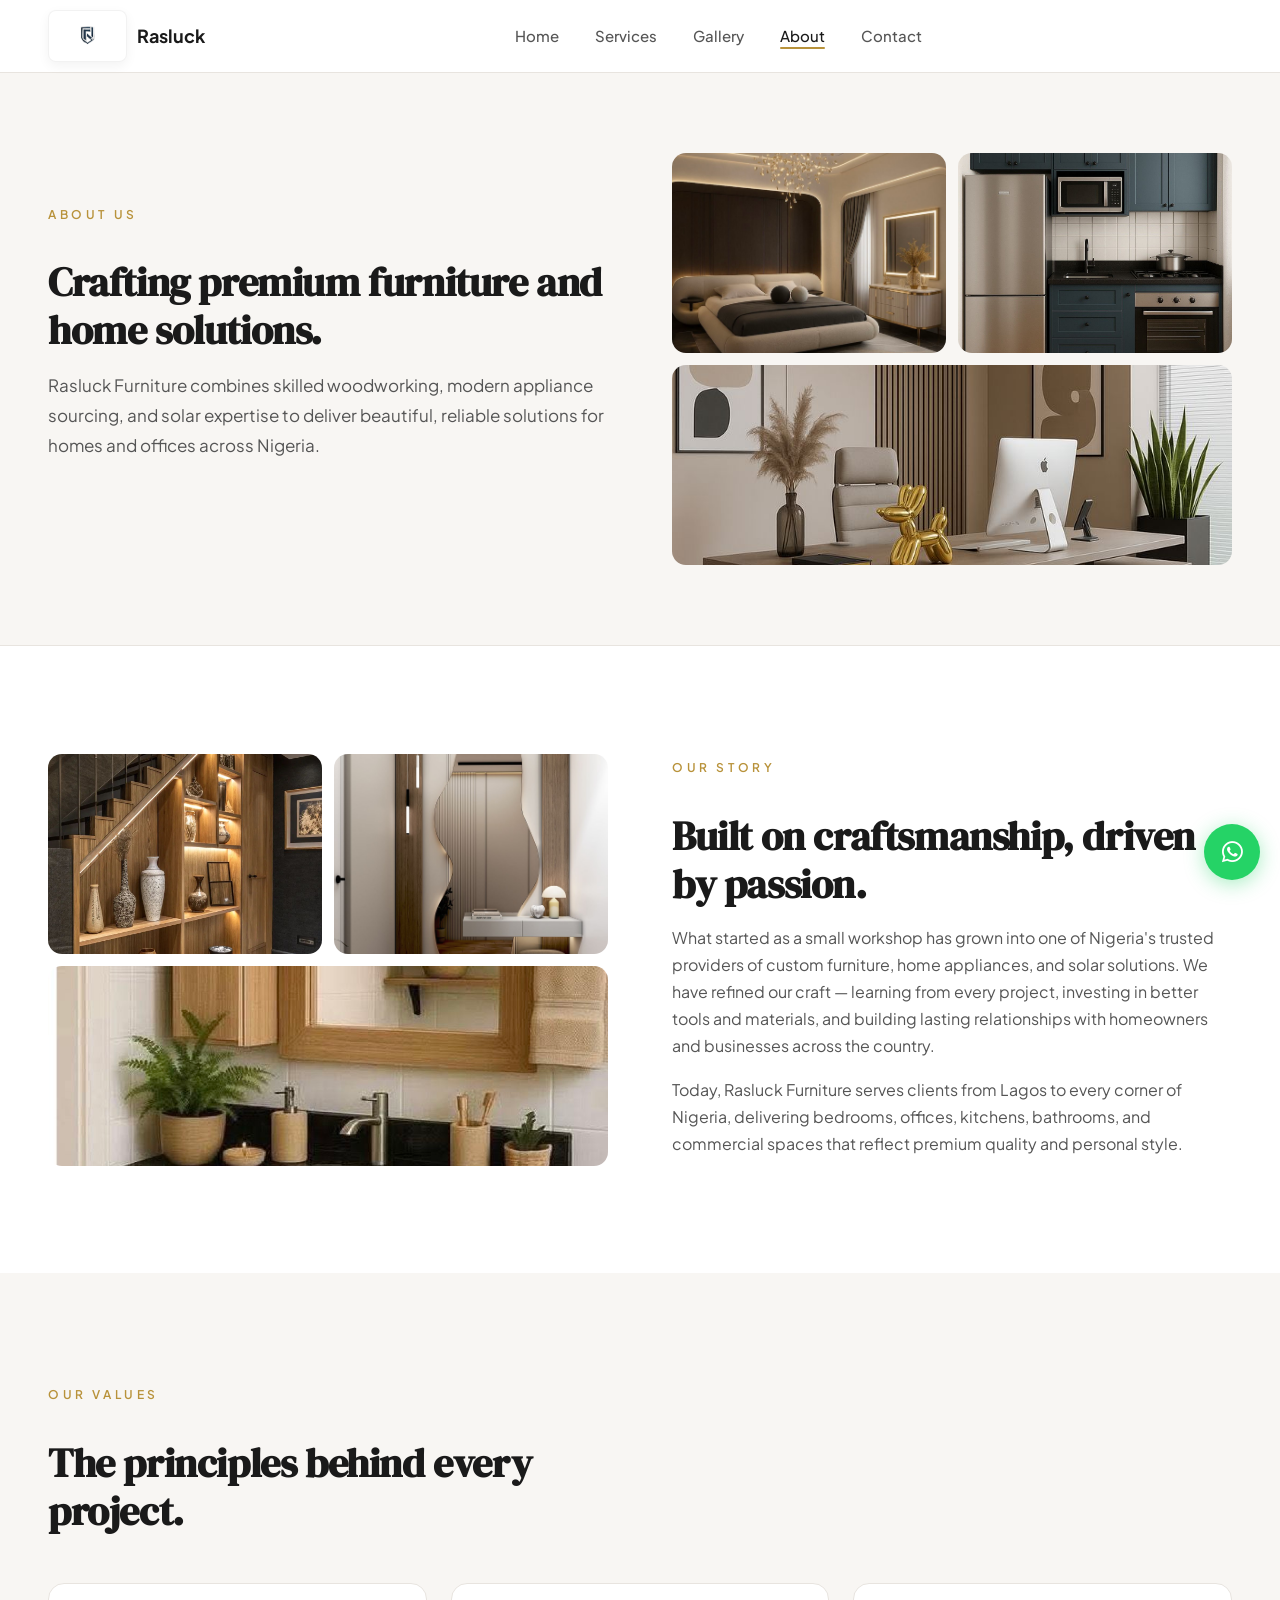
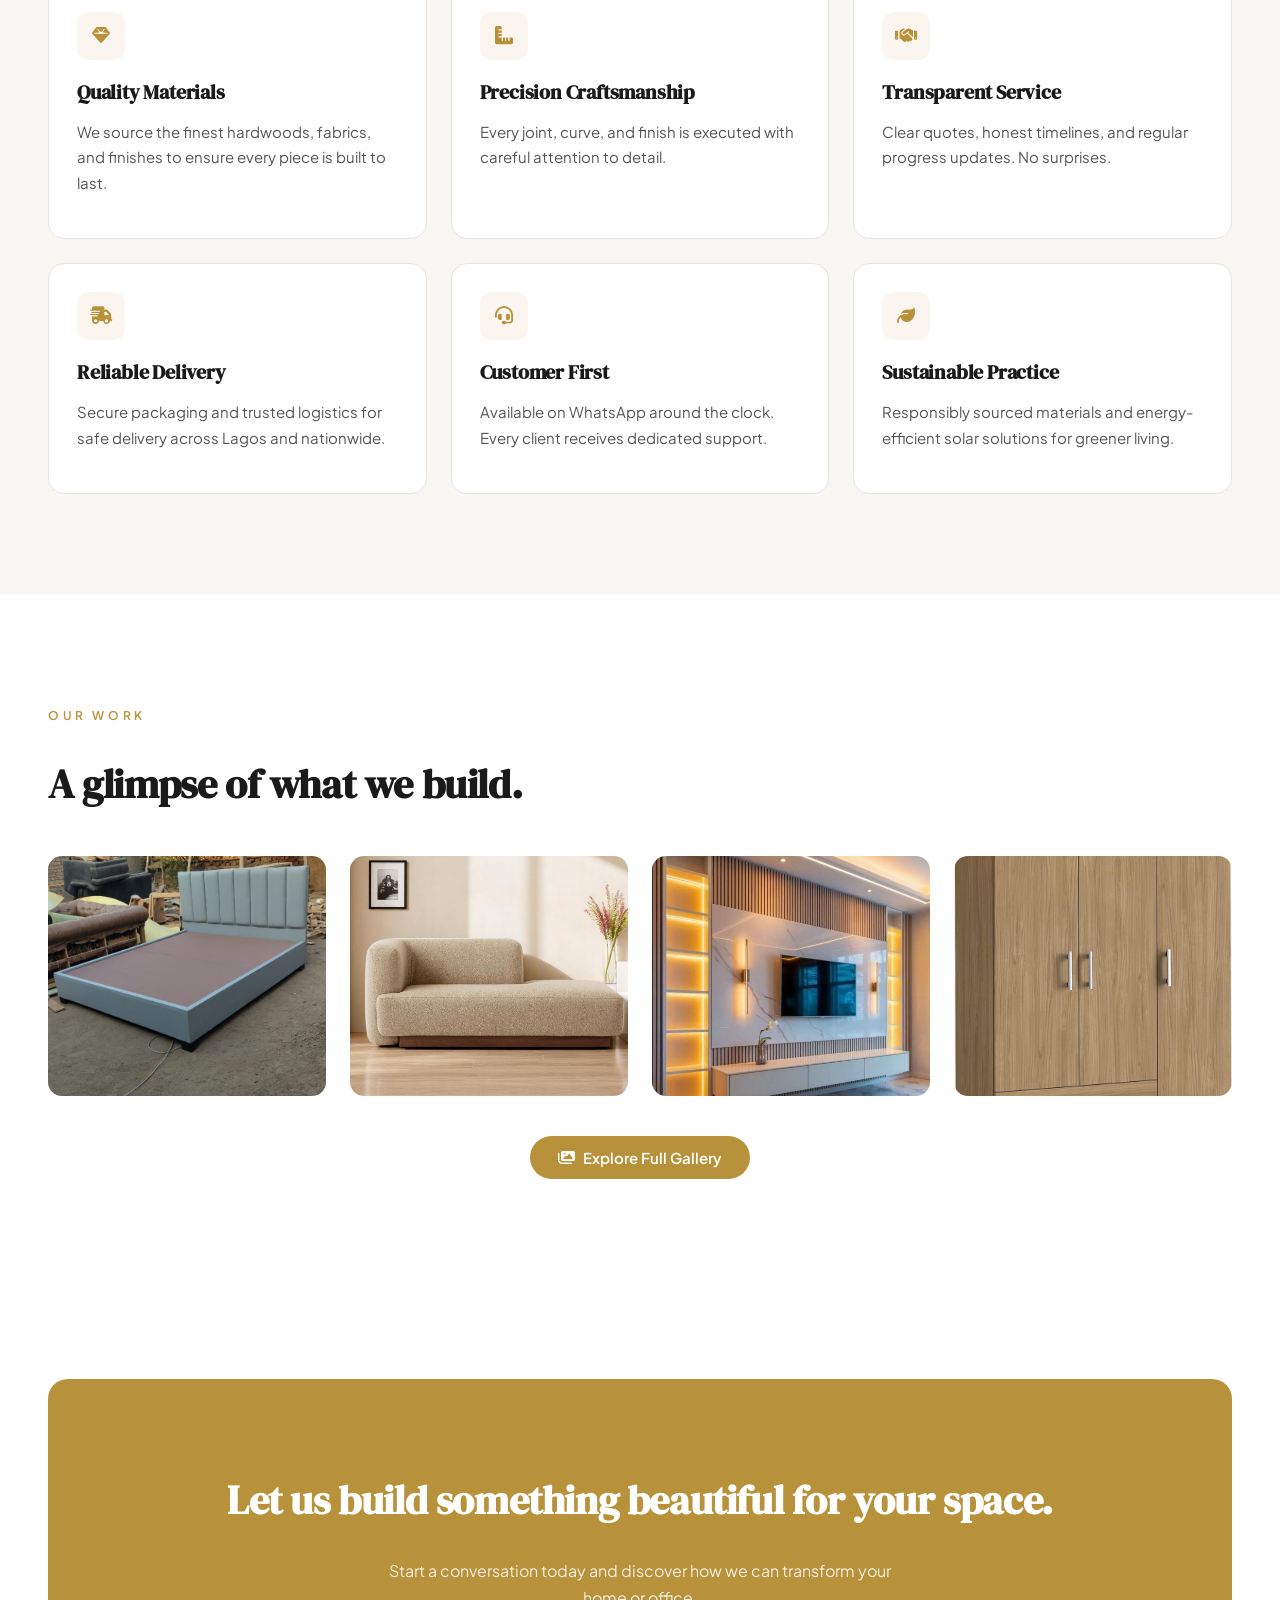
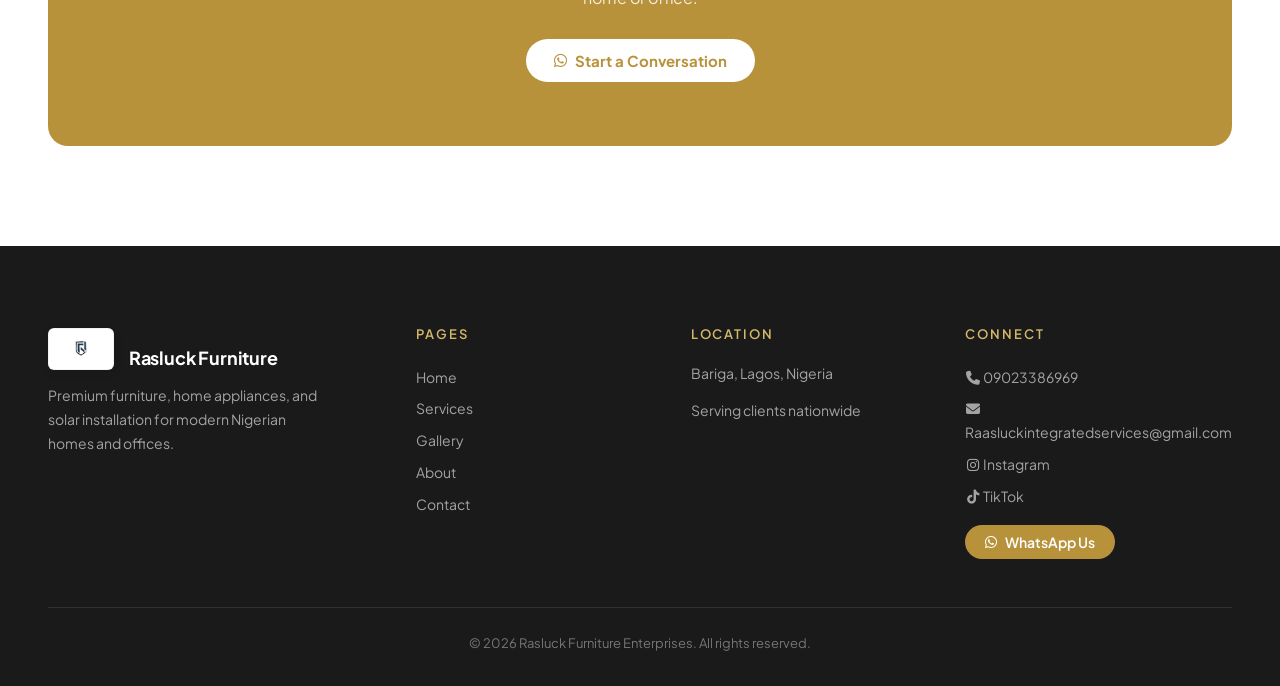
<file: about.html>
<!DOCTYPE html>
<html lang="en">
<head>
  <meta charset="UTF-8" />
  <meta name="viewport" content="width=device-width, initial-scale=1.0" />
  <title>About — Rasluck Furniture | Our Story & Values</title>
  <meta name="description" content="Learn about Rasluck Furniture — premium furniture design, home appliances, and solar solutions across Nigeria. Our story, values, and commitment to quality." />
  <link rel="canonical" href="https://www.rasluckfurniture.com/about.html" />
  <meta property="og:type" content="website" />
  <meta property="og:title" content="About — Rasluck Furniture" />
  <meta property="og:description" content="Premium furniture design, home appliances, and solar solutions for Nigeria." />
  <meta name="robots" content="index, follow" />
  <link rel="preconnect" href="https://fonts.googleapis.com" />
  <link rel="preconnect" href="https://fonts.gstatic.com" crossorigin />
  <link href="https://fonts.googleapis.com/css2?family=DM+Serif+Display&family=Plus+Jakarta+Sans:wght@400;500;600;700&display=swap" rel="stylesheet" />
  <link rel="stylesheet" href="https://cdnjs.cloudflare.com/ajax/libs/font-awesome/6.5.1/css/all.min.css" />
  <link rel="stylesheet" href="assets/css/styles.css" />
</head>
<body>

  <!-- HEADER -->
  <header class="site-header">
    <div class="container">
      <div class="nav-bar">
        <a href="index.html" class="logo">
          <span class="logo-box"><img src="./logo.png" alt="Rasluck Logo" /></span>
          Rasluck
        </a>
        <ul class="nav-links">
          <li><a href="index.html">Home</a></li>
          <li><a href="services.html">Services</a></li>
          <li><a href="gallery.html">Gallery</a></li>
          <li><a href="about.html">About</a></li>
          <li><a href="contact.html">Contact</a></li>
        </ul>
        <div class="nav-actions">
          <!--<a href="https://wa.me/2349023386969" class="btn btn-primary btn-sm nav-cta"><i class="fa-brands fa-whatsapp"></i> Get a Quote</a>-->
          <button class="hamburger" aria-label="Open menu"><i class="fa-solid fa-bars"></i></button>
        </div>
      </div>
    </div>
    <div class="mobile-menu">
      <a href="index.html">Home</a>
      <a href="services.html">Services</a>
      <a href="gallery.html">Gallery</a>
      <a href="about.html">About</a>
      <a href="contact.html">Contact</a>
      <div class="mobile-cta">
        <a href="https://wa.me/2349023386969" class="btn btn-primary btn-block btn-sm"><i class="fa-brands fa-whatsapp"></i> Get a Quote</a>
      </div>
    </div>
  </header>

  <!-- PAGE HERO -->
  <section class="page-hero">
    <div class="container">
      <div class="service-row">
        <div class="fade-in-left section-header">
          <p class="section-label">About Us</p>
          <h1 class="section-title">Crafting premium furniture and home solutions.</h1>
          <p class="section-desc">Rasluck Furniture combines skilled woodworking, modern appliance sourcing, and solar expertise to deliver beautiful, reliable solutions for homes and offices across Nigeria.</p>
        </div>
        <div class="fade-in-right service-images">
          <img src="Office_Design_images/Bedframe Design/b5af332749fbc0298a1f00d17c044f59.jpg" alt="Luxury bedframe" loading="lazy" />
          <img src="Office_Design_images/Kitchen Design/16b5c43818efc80b36a800522e50a73e.jpg" alt="Kitchen project" loading="lazy" />
          <img src="Office_Design_images/Office Design/3b569c5960279ac553e5fa54109d63df.jpg" alt="Office furniture" class="span-2" loading="lazy" />
        </div>
      </div>
    </div>
  </section>

  <main>

    <!-- Our Story -->
    <section class="section">
      <div class="container">
        <div class="service-row">
          <div class="fade-in-left service-images">
            <img src="Office_Design_images/Bar Space Design/b04c12e826e3c9731816009e2851a2d4.jpg" alt="Bar space project" loading="lazy" />
            <img src="Office_Design_images/Miror Design/f35b56ed0e5f186c544787d329ff007f.jpg" alt="Mirror design" loading="lazy" />
            <img src="Office_Design_images/Toilet Design/7ac469f07172fa771ebf0843549e1b95.jpg" alt="Bathroom design" class="span-2" loading="lazy" />
          </div>
          <div class="fade-in-right">
            <p class="section-label">Our Story</p>
            <h2 class="section-title">Built on craftsmanship, driven by passion.</h2>
            <p>What started as a small workshop has grown into one of Nigeria's trusted providers of custom furniture, home appliances, and solar solutions. We have refined our craft — learning from every project, investing in better tools and materials, and building lasting relationships with homeowners and businesses across the country.</p>
            <p style="margin-top:16px;">Today, Rasluck Furniture serves clients from Lagos to every corner of Nigeria, delivering bedrooms, offices, kitchens, bathrooms, and commercial spaces that reflect premium quality and personal style.</p>
          </div>
        </div>
      </div>
    </section>

    <!-- Values -->
    <section class="section bg-light">
      <div class="container">
        <div class="fade-in section-header">
          <p class="section-label">Our Values</p>
          <h2 class="section-title">The principles behind every project.</h2>
        </div>
        <div class="grid-3">
          <div class="card fade-in">
            <div class="card-body">
              <div class="card-icon"><i class="fa-solid fa-gem"></i></div>
              <h3>Quality Materials</h3>
              <p>We source the finest hardwoods, fabrics, and finishes to ensure every piece is built to last.</p>
            </div>
          </div>
          <div class="card fade-in delay-1">
            <div class="card-body">
              <div class="card-icon"><i class="fa-solid fa-ruler-combined"></i></div>
              <h3>Precision Craftsmanship</h3>
              <p>Every joint, curve, and finish is executed with careful attention to detail.</p>
            </div>
          </div>
          <div class="card fade-in delay-2">
            <div class="card-body">
              <div class="card-icon"><i class="fa-solid fa-handshake"></i></div>
              <h3>Transparent Service</h3>
              <p>Clear quotes, honest timelines, and regular progress updates. No surprises.</p>
            </div>
          </div>
          <div class="card fade-in">
            <div class="card-body">
              <div class="card-icon"><i class="fa-solid fa-truck-fast"></i></div>
              <h3>Reliable Delivery</h3>
              <p>Secure packaging and trusted logistics for safe delivery across Lagos and nationwide.</p>
            </div>
          </div>
          <div class="card fade-in delay-1">
            <div class="card-body">
              <div class="card-icon"><i class="fa-solid fa-headset"></i></div>
              <h3>Customer First</h3>
              <p>Available on WhatsApp around the clock. Every client receives dedicated support.</p>
            </div>
          </div>
          <div class="card fade-in delay-2">
            <div class="card-body">
              <div class="card-icon"><i class="fa-solid fa-leaf"></i></div>
              <h3>Sustainable Practice</h3>
              <p>Responsibly sourced materials and energy-efficient solar solutions for greener living.</p>
            </div>
          </div>
        </div>
      </div>
    </section>

    <!-- Portfolio -->
    <section class="section">
      <div class="container">
        <div class="fade-in section-header">
          <p class="section-label">Our Work</p>
          <h2 class="section-title">A glimpse of what we build.</h2>
        </div>
        <div class="grid-4 fade-in">
          <div class="featured-img"><img src="Office_Design_images/Bedframe Design/7909bd78a69b318ff0d644585617b059.jpg" alt="Bedroom set" loading="lazy" /></div>
          <div class="featured-img"><img src="Office_Design_images/Chair Design/bd53cbca139118c7786b49ab6262e9b6.jpg" alt="Designer chairs" loading="lazy" /></div>
          <div class="featured-img"><img src="Office_Design_images/Tv Console/8b199c49cb1eabaf96a7ddd51976d2f0.jpg" alt="TV console" loading="lazy" /></div>
          <div class="featured-img"><img src="Office_Design_images/Waldrop/cdbb943ca3c0956c98f230444abb207e.jpg" alt="Wardrobe system" loading="lazy" /></div>
        </div>
        <div class="fade-in text-center mt-40">
          <a href="gallery.html" class="btn btn-primary"><i class="fa-solid fa-images"></i> Explore Full Gallery</a>
        </div>
      </div>
    </section>

    <!-- CTA -->
    <section class="section">
      <div class="container">
        <div class="cta-banner fade-in">
          <h2>Let us build something beautiful for your space.</h2>
          <p>Start a conversation today and discover how we can transform your home or office.</p>
          <div class="cta-buttons">
            <a href="https://wa.me/2349023386969?text=Hello%20Rasluck,%20I%20would%20like%20to%20discuss%20a%20project." class="btn btn-white"><i class="fa-brands fa-whatsapp"></i> Start a Conversation</a>
          </div>
        </div>
      </div>
    </section>

  </main>

  <!-- FOOTER -->
  <footer class="site-footer">
    <div class="container">
      <div class="footer-grid">
        <div class="footer-brand">
          <h3><span class="logo-box logo-box-sm"><img src="./logo.png" alt="Rasluck Logo" /></span> Rasluck Furniture</h3>
          <p>Premium furniture, home appliances, and solar installation for modern Nigerian homes and offices.</p>
        </div>
        <div>
          <p class="footer-heading">Pages</p>
          <a href="index.html" class="footer-link">Home</a>
          <a href="services.html" class="footer-link">Services</a>
          <a href="gallery.html" class="footer-link">Gallery</a>
          <a href="about.html" class="footer-link">About</a>
          <a href="contact.html" class="footer-link">Contact</a>
        </div>
        <div>
          <p class="footer-heading">Location</p>
          <p class="footer-text">Bariga, Lagos, Nigeria</p>
          <p class="footer-text">Serving clients nationwide</p>
        </div>
        <div>
          <p class="footer-heading">Connect</p>
          <a href="tel:09023386969" class="footer-link"><i class="fa-solid fa-phone footer-icon"></i> 09023386969</a>
          <a href="mailto:Raasluckintegratedservices@gmail.com" class="footer-link"><i class="fa-solid fa-envelope footer-icon"></i> Raasluckintegratedservices@gmail.com</a>
          <a href="https://www.instagram.com/rasluckfurniture?igsh=MXhjcndwNzY2NDA4eg%3D%3D&utm_source=qr" class="footer-link" target="_blank" rel="noopener noreferrer"><i class="fa-brands fa-instagram footer-icon"></i> Instagram</a>
          <a href="https://www.tiktok.com/@rasluckfurnituredesign01?_r=1&_t=ZS-95BdfWsFaml" class="footer-link" target="_blank" rel="noopener noreferrer"><i class="fa-brands fa-tiktok footer-icon"></i> TikTok</a>
          <a href="https://wa.me/2349023386969" class="btn btn-primary btn-sm footer-wa-btn" style="margin-top: 12px;"><i class="fa-brands fa-whatsapp"></i> WhatsApp Us</a>
        </div>
      </div>
      <div class="footer-bottom">&copy; <span data-year></span> Rasluck Furniture Enterprises. All rights reserved.</div>
    </div>
  </footer>

  <a href="https://wa.me/2349023386969" class="wa-sticky" aria-label="WhatsApp"><i class="fa-brands fa-whatsapp"></i></a>
  <script src="assets/js/main.js"></script>
</body>
</html>
</file>
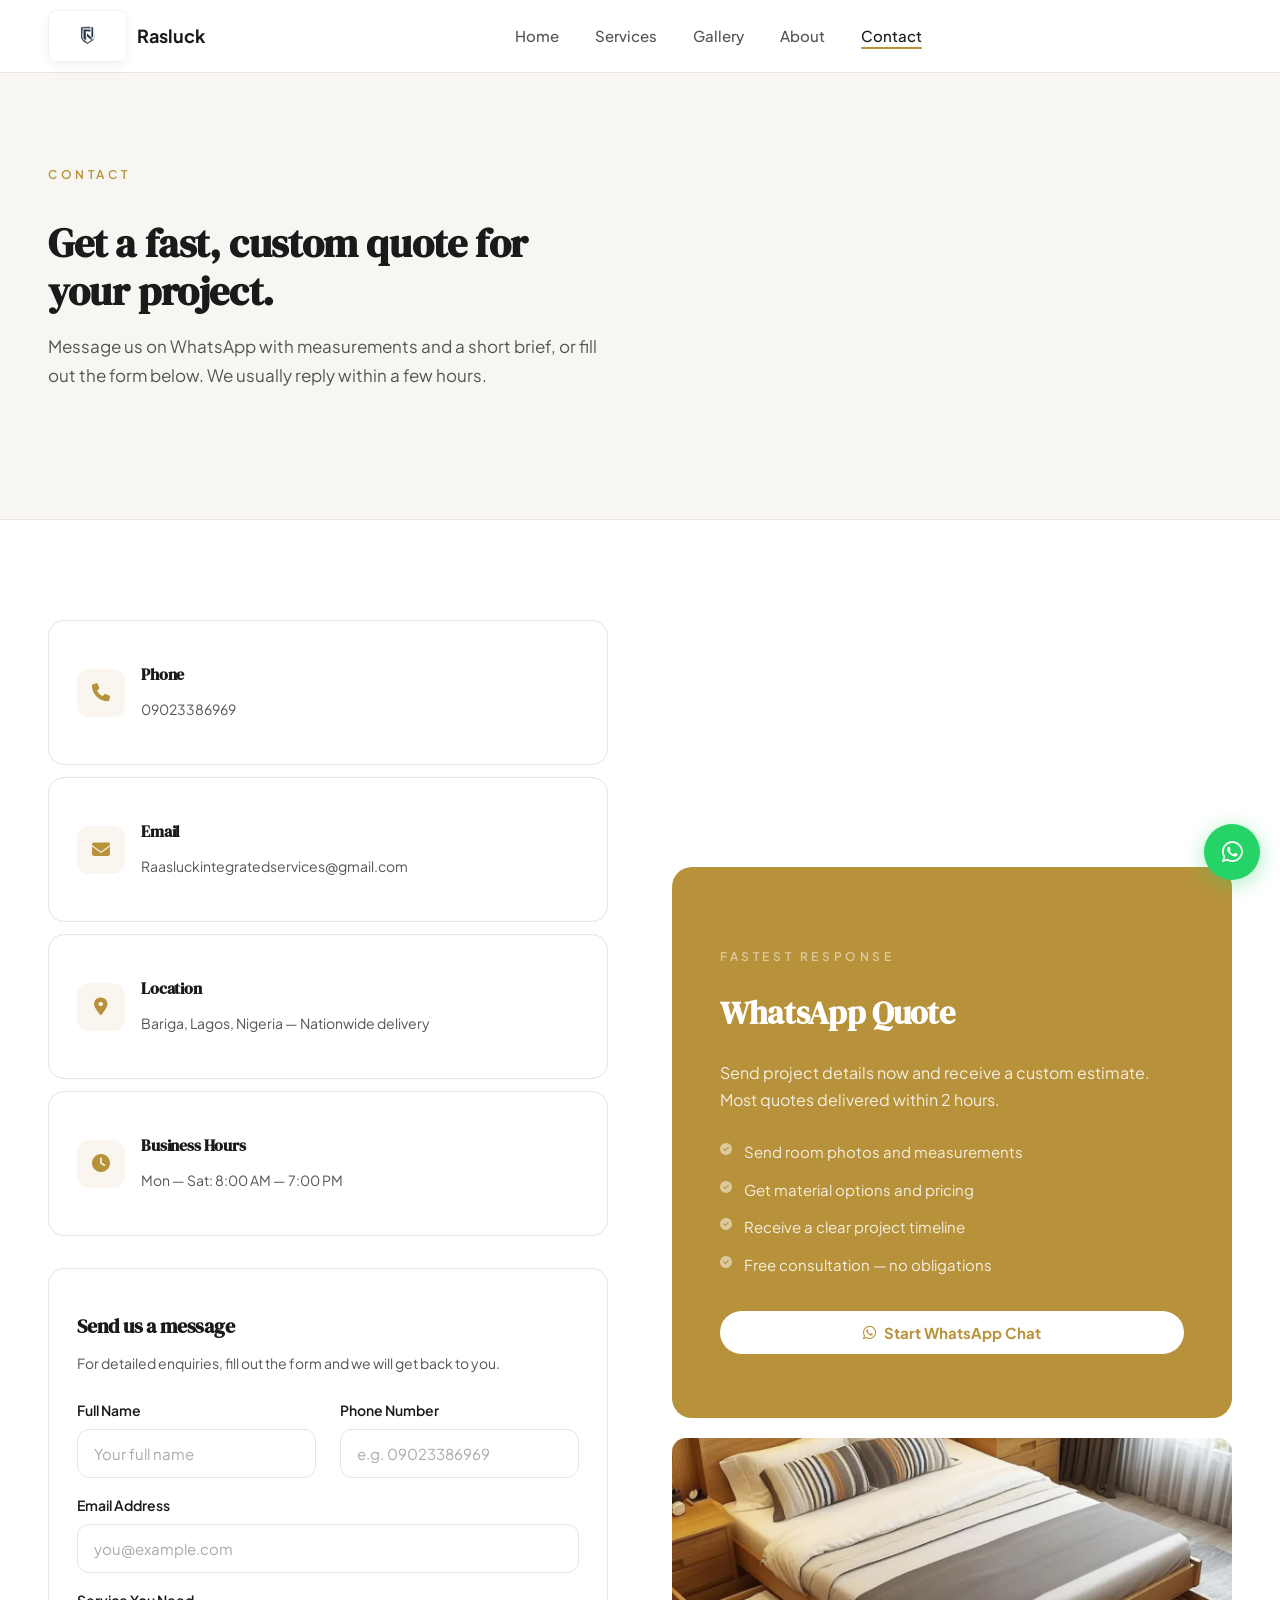
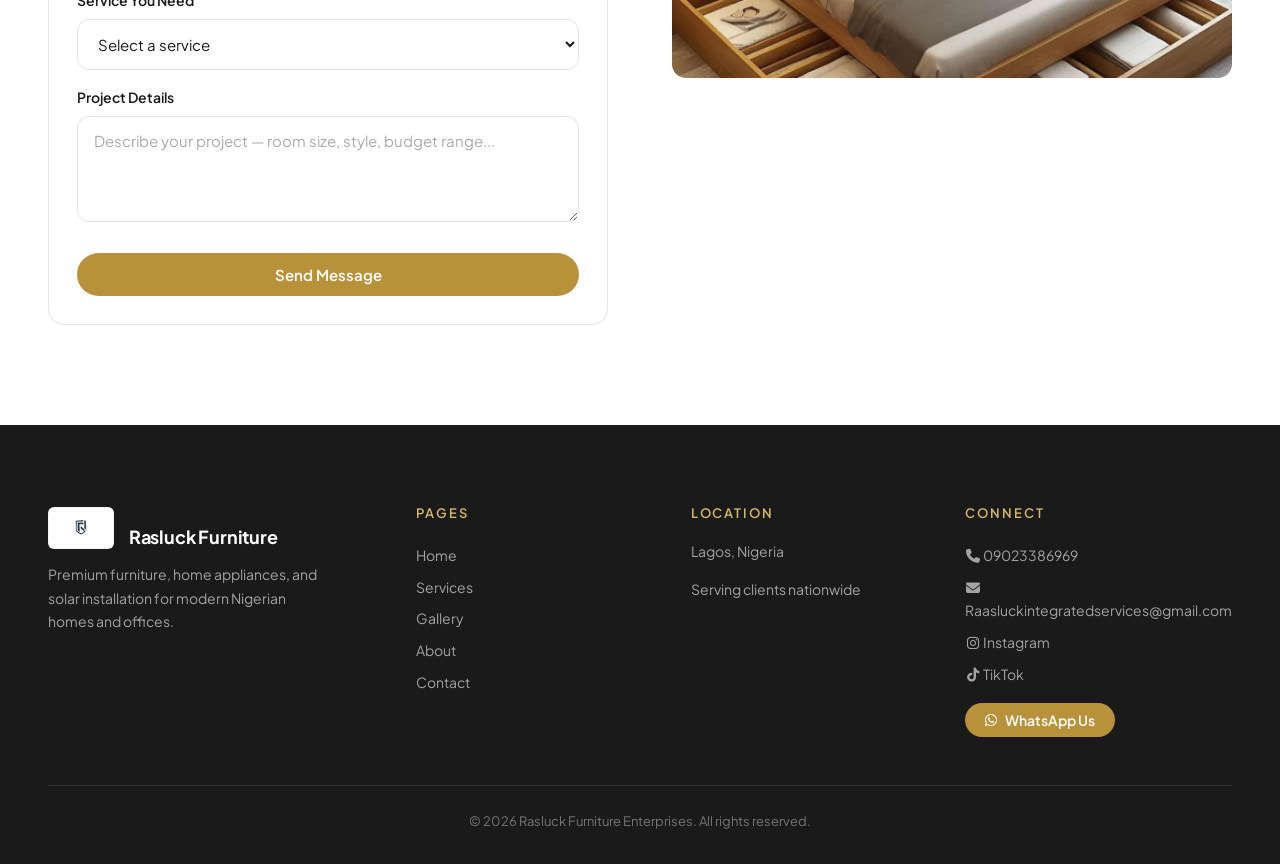
<file: contact.html>
<!DOCTYPE html>
<html lang="en">
<head>
  <meta charset="UTF-8" />
  <meta name="viewport" content="width=device-width, initial-scale=1.0" />
  <title>Contact — Rasluck Furniture | Get a Quote</title>
  <meta name="description" content="Contact Rasluck Furniture for custom furniture quotes, home appliance enquiries, and solar installation. Reach us on WhatsApp, phone, or email." />
  <link rel="canonical" href="https://www.rasluckfurniture.com/contact.html" />
  <meta property="og:type" content="website" />
  <meta property="og:title" content="Contact — Rasluck Furniture" />
  <meta property="og:description" content="Get a fast custom furniture quote via WhatsApp, phone, or email." />
  <meta name="robots" content="index, follow" />
  <link rel="preconnect" href="https://fonts.googleapis.com" />
  <link rel="preconnect" href="https://fonts.gstatic.com" crossorigin />
  <link href="https://fonts.googleapis.com/css2?family=DM+Serif+Display&family=Plus+Jakarta+Sans:wght@400;500;600;700&display=swap" rel="stylesheet" />
  <link rel="stylesheet" href="https://cdnjs.cloudflare.com/ajax/libs/font-awesome/6.5.1/css/all.min.css" />
  <link rel="stylesheet" href="assets/css/styles.css" />
</head>
<body>

  <!-- HEADER -->
  <header class="site-header">
    <div class="container">
      <div class="nav-bar">
        <a href="index.html" class="logo">
          <span class="logo-box"><img src="./logo.png" alt="Rasluck Logo" /></span>
          Rasluck
        </a>
        <ul class="nav-links">
          <li><a href="index.html">Home</a></li>
          <li><a href="services.html">Services</a></li>
          <li><a href="gallery.html">Gallery</a></li>
          <li><a href="about.html">About</a></li>
          <li><a href="contact.html">Contact</a></li>
        </ul>
        <div class="nav-actions">
          <!--<a href="https://wa.me/2349023386969" class="btn btn-primary btn-sm nav-cta"><i class="fa-brands fa-whatsapp"></i> Get a Quote</a>-->
          <button class="hamburger" aria-label="Open menu"><i class="fa-solid fa-bars"></i></button>
        </div>
      </div>
    </div>
    <div class="mobile-menu">
      <a href="index.html">Home</a>
      <a href="services.html">Services</a>
      <a href="gallery.html">Gallery</a>
      <a href="about.html">About</a>
      <a href="contact.html">Contact</a>
      <div class="mobile-cta">
        <a href="https://wa.me/2349023386969" class="btn btn-primary btn-block btn-sm"><i class="fa-brands fa-whatsapp"></i> Get a Quote</a>
      </div>
    </div>
  </header>

  <!-- PAGE HERO -->
  <section class="page-hero">
    <div class="container">
      <div class="fade-in section-header">
        <p class="section-label">Contact</p>
        <h1 class="section-title">Get a fast, custom quote for your project.</h1>
        <p class="section-desc">Message us on WhatsApp with measurements and a short brief, or fill out the form below. We usually reply within a few hours.</p>
      </div>
    </div>
  </section>

  <main>
    <section class="section">
      <div class="container">
        <div class="service-row">

          <!-- Left: Contact Info + Form -->
          <div class="fade-in-left">
            <!-- Contact Cards -->
            <div class="contact-cards">
              <a href="tel:09023386969" class="card">
                <div class="card-body" style="display:flex;align-items:center;gap:16px;">
                  <div class="card-icon" style="margin-bottom:0;flex-shrink:0;"><i class="fa-solid fa-phone"></i></div>
                  <div>
                    <h3 style="font-size:1rem;margin-bottom:2px;">Phone</h3>
                    <p style="font-size:0.875rem;">09023386969</p>
                  </div>
                </div>
              </a>
              <a href="mailto:Raasluckintegratedservices@gmail.com" class="card">
                <div class="card-body" style="display:flex;align-items:center;gap:16px;">
                  <div class="card-icon" style="margin-bottom:0;flex-shrink:0;"><i class="fa-solid fa-envelope"></i></div>
                  <div>
                    <h3 style="font-size:1rem;margin-bottom:2px;">Email</h3>
                    <p style="font-size:0.875rem;">Raasluckintegratedservices@gmail.com</p>
                  </div>
                </div>
              </a>
              <div class="card">
                <div class="card-body" style="display:flex;align-items:center;gap:16px;">
                  <div class="card-icon" style="margin-bottom:0;flex-shrink:0;"><i class="fa-solid fa-location-dot"></i></div>
                  <div>
                    <h3 style="font-size:1rem;margin-bottom:2px;">Location</h3>
                    <p style="font-size:0.875rem;">Bariga, Lagos, Nigeria — Nationwide delivery</p>
                  </div>
                </div>
              </div>
              <div class="card">
                <div class="card-body" style="display:flex;align-items:center;gap:16px;">
                  <div class="card-icon" style="margin-bottom:0;flex-shrink:0;"><i class="fa-solid fa-clock"></i></div>
                  <div>
                    <h3 style="font-size:1rem;margin-bottom:2px;">Business Hours</h3>
                    <p style="font-size:0.875rem;">Mon — Sat: 8:00 AM — 7:00 PM</p>
                  </div>
                </div>
              </div>
            </div>

            <!-- Form -->
            <div class="card" style="margin-top:32px;">
              <div class="card-body">
                <h2 style="font-size:1.25rem;margin-bottom:4px;">Send us a message</h2>
                <p style="margin-bottom:24px;font-size:0.875rem;">For detailed enquiries, fill out the form and we will get back to you.</p>
                <form id="contact-form" onsubmit="return handleContactForm(event)">
                  <div class="grid-2" style="margin-bottom:16px;">
                    <div>
                      <label for="contact-name" style="display:block;font-size:0.875rem;font-weight:600;margin-bottom:6px;color:#1A1A1A;">Full Name</label>
                      <input type="text" id="contact-name" name="name" required placeholder="Your full name" class="form-input" />
                    </div>
                    <div>
                      <label for="contact-phone" style="display:block;font-size:0.875rem;font-weight:600;margin-bottom:6px;color:#1A1A1A;">Phone Number</label>
                      <input type="tel" id="contact-phone" name="phone" placeholder="e.g. 09023386969" class="form-input" />
                    </div>
                  </div>
                  <div style="margin-bottom:16px;">
                    <label for="contact-email" style="display:block;font-size:0.875rem;font-weight:600;margin-bottom:6px;color:#1A1A1A;">Email Address</label>
                    <input type="email" id="contact-email" name="email" required placeholder="you@example.com" class="form-input" />
                  </div>
                  <div style="margin-bottom:16px;">
                    <label for="contact-service" style="display:block;font-size:0.875rem;font-weight:600;margin-bottom:6px;color:#1A1A1A;">Service You Need</label>
                    <select id="contact-service" name="service" class="form-input">
                      <option value="">Select a service</option>
                      <option value="custom-furniture">Custom Furniture</option>
                      <option value="interior-styling">Interior Styling</option>
                      <option value="home-appliances">Home Appliances</option>
                      <option value="solar-installation">Solar Installation</option>
                      <option value="other">Other</option>
                    </select>
                  </div>
                  <div style="margin-bottom:24px;">
                    <label for="contact-message" style="display:block;font-size:0.875rem;font-weight:600;margin-bottom:6px;color:#1A1A1A;">Project Details</label>
                    <textarea id="contact-message" name="message" rows="4" required placeholder="Describe your project — room size, style, budget range..." class="form-input" style="resize:vertical;"></textarea>
                  </div>
                  <button type="submit" class="btn btn-primary btn-block">Send Message</button>
                  <p id="form-status" class="hidden" style="text-align:center;margin-top:12px;font-size:0.875rem;font-weight:600;color:#B8923A;"></p>
                </form>
              </div>
            </div>
          </div>

          <!-- Right: WhatsApp CTA -->
          <div class="fade-in-right">
            <div class="cta-banner" style="text-align:left;">
              <p class="section-label" style="color:rgba(255,255,255,0.5);">Fastest Response</p>
              <h2 style="font-size:2rem;">WhatsApp Quote</h2>
              <p>Send project details now and receive a custom estimate. Most quotes delivered within 2 hours.</p>
              <ul class="check-list" style="margin-top:20px;">
                <li><i class="fa-solid fa-check-circle" style="color:rgba(255,255,255,0.5);"></i> <span style="color:rgba(255,255,255,0.85);">Send room photos and measurements</span></li>
                <li><i class="fa-solid fa-check-circle" style="color:rgba(255,255,255,0.5);"></i> <span style="color:rgba(255,255,255,0.85);">Get material options and pricing</span></li>
                <li><i class="fa-solid fa-check-circle" style="color:rgba(255,255,255,0.5);"></i> <span style="color:rgba(255,255,255,0.85);">Receive a clear project timeline</span></li>
                <li><i class="fa-solid fa-check-circle" style="color:rgba(255,255,255,0.5);"></i> <span style="color:rgba(255,255,255,0.85);">Free consultation — no obligations</span></li>
              </ul>
              <a href="https://wa.me/2349023386969?text=Hello%20Rasluck,%20I%20want%20a%20custom%20furniture%20quote." class="btn btn-white btn-block" style="margin-top:28px;">
                <i class="fa-brands fa-whatsapp"></i> Start WhatsApp Chat
              </a>
            </div>
            <div class="featured-img" style="margin-top:20px;">
              <img src="Office_Design_images/Bedframe Design/8c50c9e1547208b99ce6ee7872341170.jpg" alt="Luxury bedroom by Rasluck" loading="lazy" />
            </div>
          </div>

        </div>
      </div>
    </section>
  </main>

  <!-- FOOTER -->
  <footer class="site-footer">
    <div class="container">
      <div class="footer-grid">
        <div class="footer-brand">
          <h3><span class="logo-box logo-box-sm"><img src="./logo.png" alt="Rasluck Logo" /></span> Rasluck Furniture</h3>
          <p>Premium furniture, home appliances, and solar installation for modern Nigerian homes and offices.</p>
        </div>
        <div>
          <p class="footer-heading">Pages</p>
          <a href="index.html" class="footer-link">Home</a>
          <a href="services.html" class="footer-link">Services</a>
          <a href="gallery.html" class="footer-link">Gallery</a>
          <a href="about.html" class="footer-link">About</a>
          <a href="contact.html" class="footer-link">Contact</a>
        </div>
        <div>
          <p class="footer-heading">Location</p>
          <p class="footer-text">Lagos, Nigeria</p>
          <p class="footer-text">Serving clients nationwide</p>
        </div>
        <div>
          <p class="footer-heading">Connect</p>
          <a href="tel:09023386969" class="footer-link"><i class="fa-solid fa-phone footer-icon"></i> 09023386969</a>
          <a href="mailto:Raasluckintegratedservices@gmail.com" class="footer-link"><i class="fa-solid fa-envelope footer-icon"></i> Raasluckintegratedservices@gmail.com</a>
          <a href="https://www.instagram.com/rasluckfurniture?igsh=MXhjcndwNzY2NDA4eg%3D%3D&utm_source=qr" class="footer-link" target="_blank" rel="noopener noreferrer"><i class="fa-brands fa-instagram footer-icon"></i> Instagram</a>
          <a href="https://www.tiktok.com/@rasluckfurnituredesign01?_r=1&_t=ZS-95BdfWsFaml" class="footer-link" target="_blank" rel="noopener noreferrer"><i class="fa-brands fa-tiktok footer-icon"></i> TikTok</a>
          <a href="https://wa.me/2349023386969" class="btn btn-primary btn-sm footer-wa-btn" style="margin-top: 12px;"><i class="fa-brands fa-whatsapp"></i> WhatsApp Us</a>
        </div>
      </div>
      <div class="footer-bottom">&copy; <span data-year></span> Rasluck Furniture Enterprises. All rights reserved.</div>
    </div>
  </footer>

  <a href="https://wa.me/2349023386969" class="wa-sticky" aria-label="WhatsApp"><i class="fa-brands fa-whatsapp"></i></a>
  <script src="assets/js/main.js"></script>
  <script>
    function handleContactForm(e) {
      e.preventDefault();
      var name = document.getElementById("contact-name").value.trim();
      var phone = document.getElementById("contact-phone").value.trim();
      var email = document.getElementById("contact-email").value.trim();
      var service = document.getElementById("contact-service").value;
      var message = document.getElementById("contact-message").value.trim();
      var status = document.getElementById("form-status");
      var parts = ["Hello Rasluck, I submitted a contact form.", "", "Name: " + name];
      if (phone) parts.push("Phone: " + phone);
      parts.push("Email: " + email);
      if (service) parts.push("Service: " + service);
      parts.push("", "Details:", message);
      var waUrl = "https://wa.me/2349023386969?text=" + encodeURIComponent(parts.join("\n"));
      if (status) { status.textContent = "Redirecting to WhatsApp..."; status.classList.remove("hidden"); }
      setTimeout(function() { window.open(waUrl, "_blank"); }, 300);
      return false;
    }
  </script>
</body>
</html>
</file>
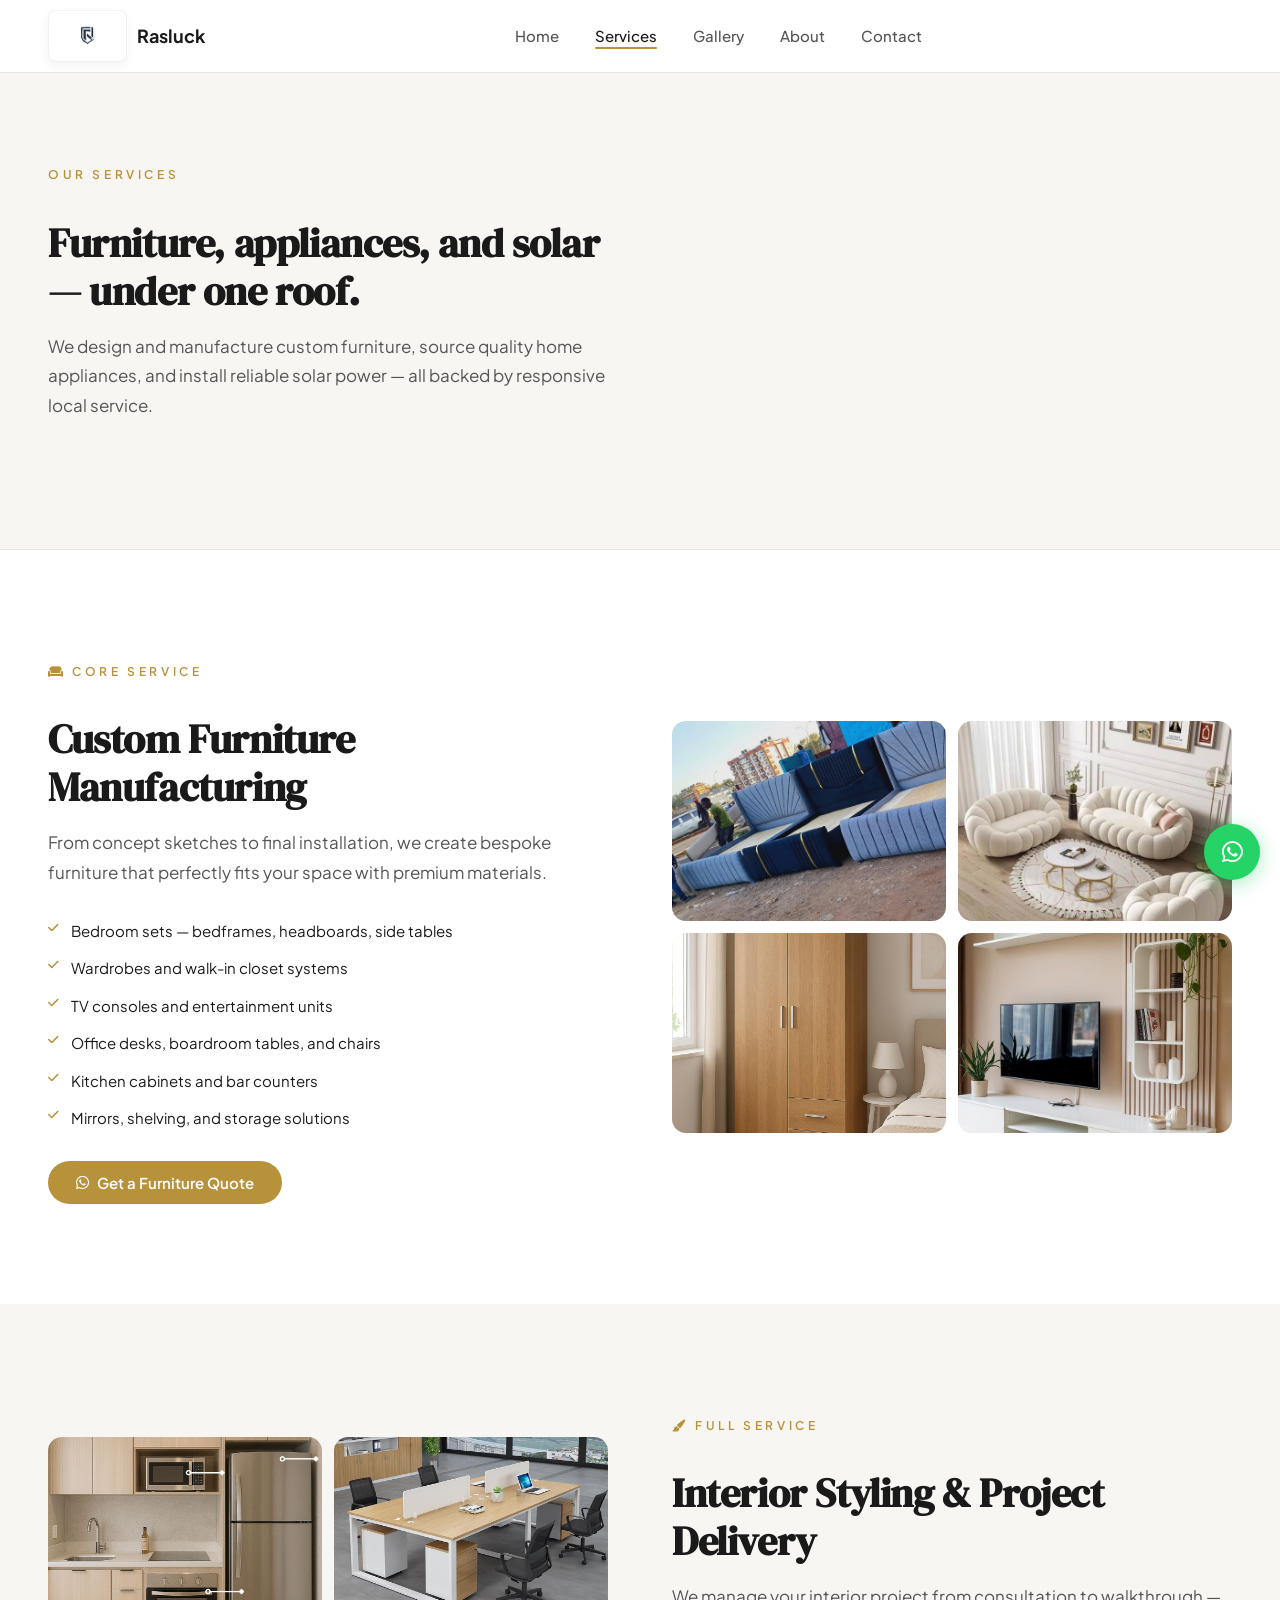
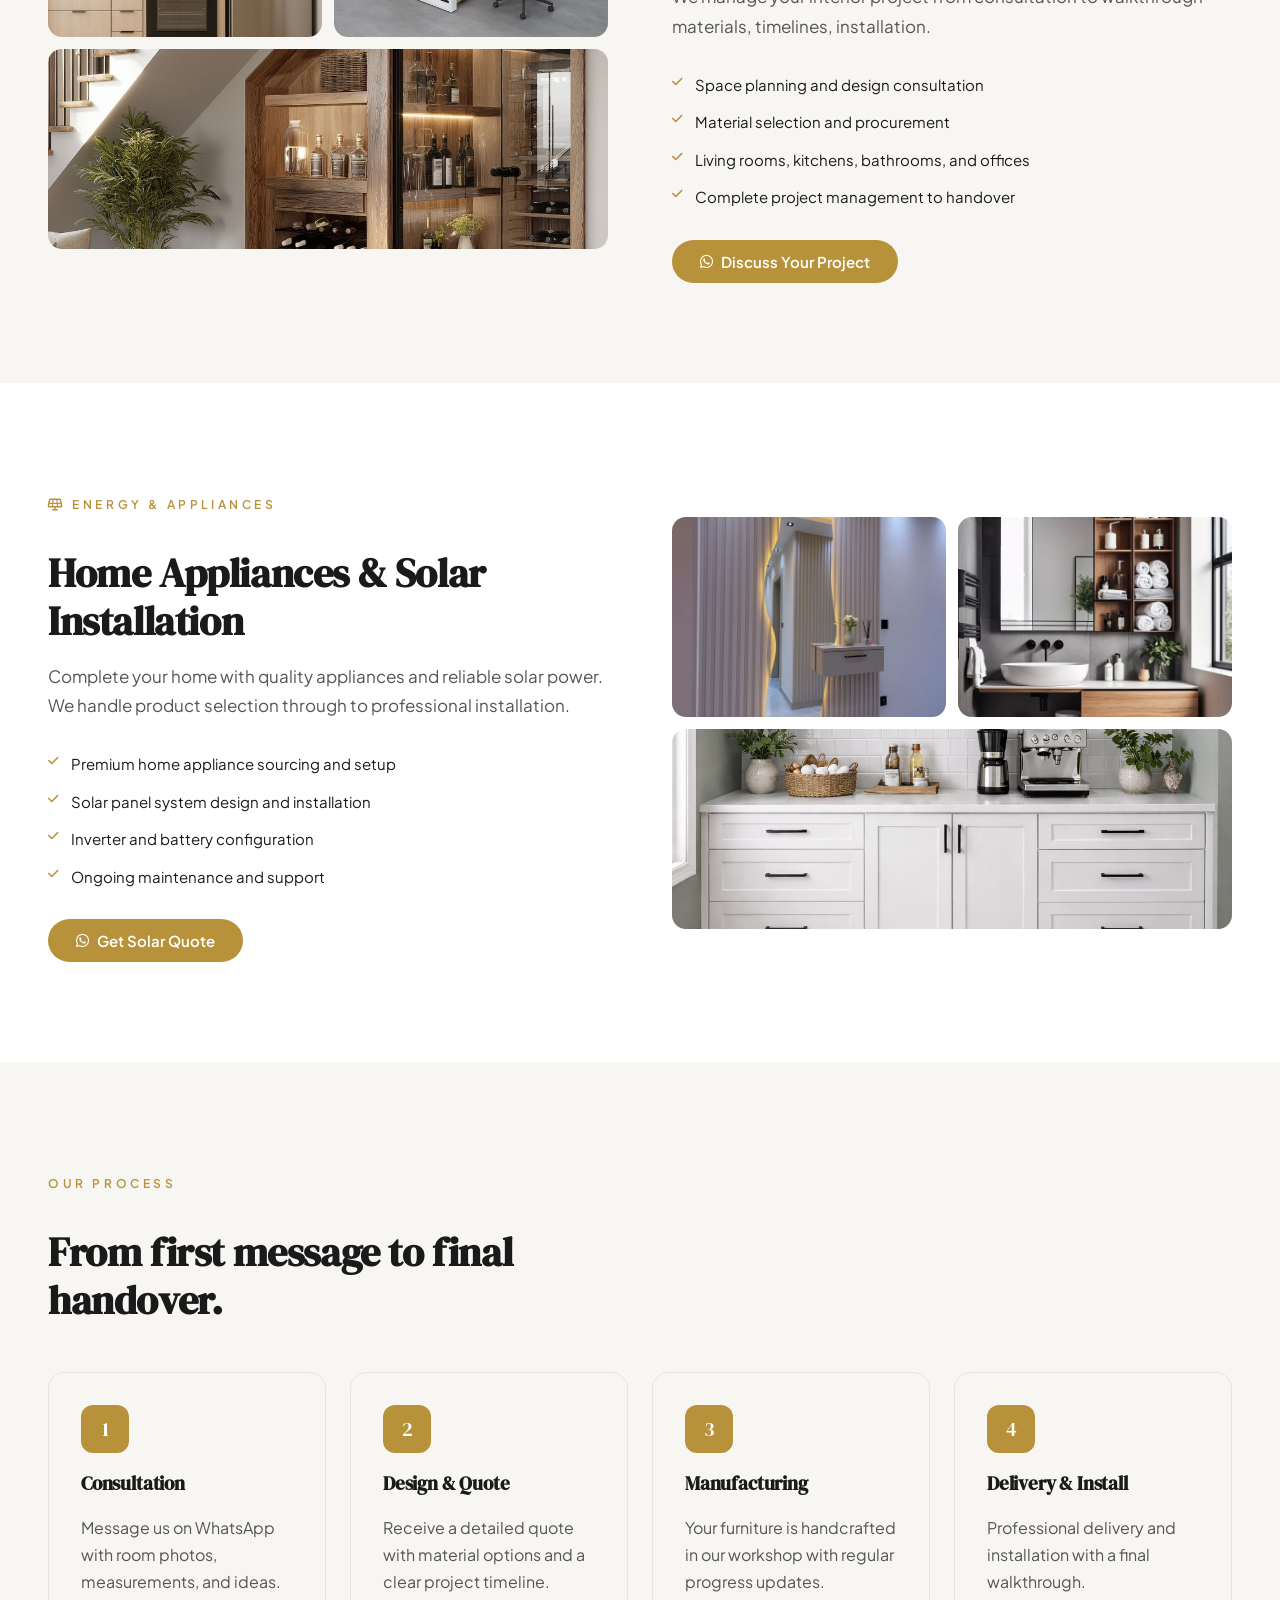
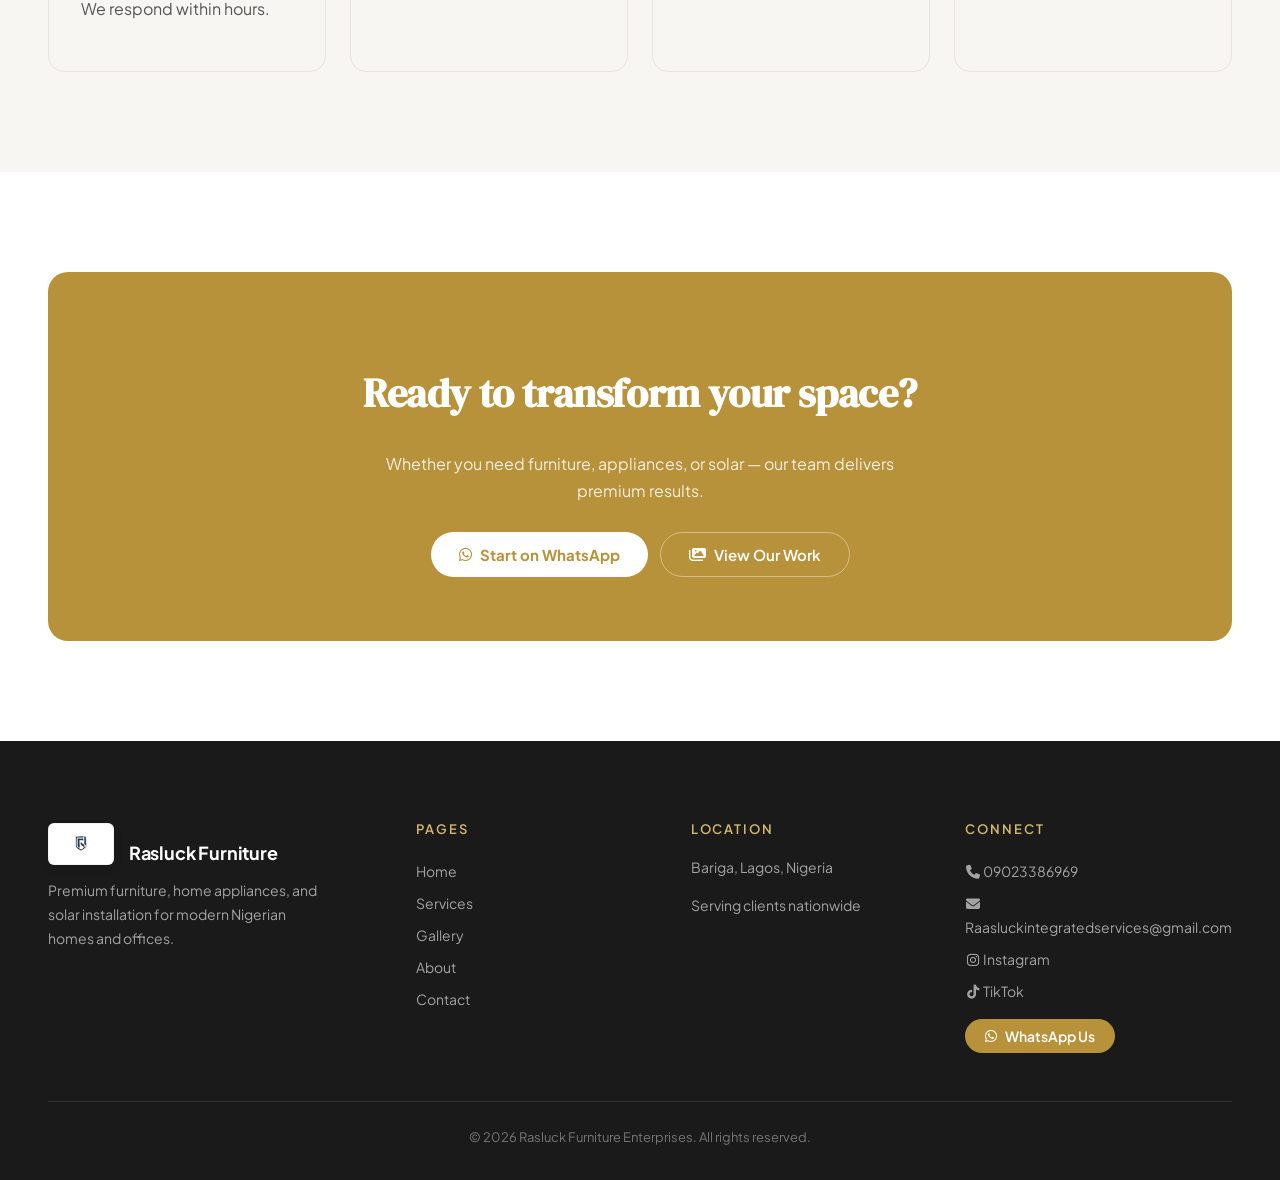
<file: services.html>
<!DOCTYPE html>
<html lang="en">
<head>
  <meta charset="UTF-8" />
  <meta name="viewport" content="width=device-width, initial-scale=1.0" />
  <title>Services — Rasluck Furniture | Furniture, Appliances & Solar</title>
  <meta name="description" content="Rasluck Furniture offers custom furniture manufacturing, interior styling, home appliance sourcing, and professional solar installation across Nigeria." />
  <link rel="canonical" href="https://www.rasluckfurniture.com/services.html" />
  <meta property="og:type" content="website" />
  <meta property="og:title" content="Services — Rasluck Furniture" />
  <meta property="og:description" content="Custom furniture, home appliances, and solar installation for Nigerian homes and offices." />
  <meta name="robots" content="index, follow" />
  <link rel="preconnect" href="https://fonts.googleapis.com" />
  <link rel="preconnect" href="https://fonts.gstatic.com" crossorigin />
  <link href="https://fonts.googleapis.com/css2?family=DM+Serif+Display&family=Plus+Jakarta+Sans:wght@400;500;600;700&display=swap" rel="stylesheet" />
  <link rel="stylesheet" href="https://cdnjs.cloudflare.com/ajax/libs/font-awesome/6.5.1/css/all.min.css" />
  <link rel="stylesheet" href="assets/css/styles.css" />
</head>
<body>

  <!-- HEADER -->
  <header class="site-header">
    <div class="container">
      <div class="nav-bar">
        <a href="index.html" class="logo">
          <span class="logo-box"><img src="./logo.png" alt="Rasluck Logo" /></span>
          Rasluck
        </a>
        <ul class="nav-links">
          <li><a href="index.html">Home</a></li>
          <li><a href="services.html">Services</a></li>
          <li><a href="gallery.html">Gallery</a></li>
          <li><a href="about.html">About</a></li>
          <li><a href="contact.html">Contact</a></li>
        </ul>
        <div class="nav-actions">
          <!--<a href="https://wa.me/2349023386969?text=Hello%20Rasluck,%20I%20need%20a%20service%20quote." class="btn btn-primary btn-sm nav-cta"><i class="fa-brands fa-whatsapp"></i> Get a Quote</a>-->
          <button class="hamburger" aria-label="Open menu"><i class="fa-solid fa-bars"></i></button>
        </div>
      </div>
    </div>
    <div class="mobile-menu">
      <a href="index.html">Home</a>
      <a href="services.html">Services</a>
      <a href="gallery.html">Gallery</a>
      <a href="about.html">About</a>
      <a href="contact.html">Contact</a>
      <div class="mobile-cta">
        <a href="https://wa.me/2349023386969" class="btn btn-primary btn-block btn-sm"><i class="fa-brands fa-whatsapp"></i> Get a Quote</a>
      </div>
    </div>
  </header>

  <!-- PAGE HERO -->
  <section class="page-hero">
    <div class="container">
      <div class="fade-in section-header">
        <p class="section-label">Our Services</p>
        <h1 class="section-title">Furniture, appliances, and solar — under one roof.</h1>
        <p class="section-desc">We design and manufacture custom furniture, source quality home appliances, and install reliable solar power — all backed by responsive local service.</p>
      </div>
    </div>
  </section>

  <main>

    <!-- Service 1: Furniture -->
    <section class="section">
      <div class="container">
        <div class="service-row">
          <div class="fade-in-left">
            <p class="section-label"><i class="fa-solid fa-couch"></i> Core Service</p>
            <h2 class="section-title">Custom Furniture Manufacturing</h2>
            <p class="section-desc">From concept sketches to final installation, we create bespoke furniture that perfectly fits your space with premium materials.</p>
            <ul class="check-list">
              <li><i class="fa-solid fa-check"></i> <span>Bedroom sets — bedframes, headboards, side tables</span></li>
              <li><i class="fa-solid fa-check"></i> <span>Wardrobes and walk-in closet systems</span></li>
              <li><i class="fa-solid fa-check"></i> <span>TV consoles and entertainment units</span></li>
              <li><i class="fa-solid fa-check"></i> <span>Office desks, boardroom tables, and chairs</span></li>
              <li><i class="fa-solid fa-check"></i> <span>Kitchen cabinets and bar counters</span></li>
              <li><i class="fa-solid fa-check"></i> <span>Mirrors, shelving, and storage solutions</span></li>
            </ul>
            <a href="https://wa.me/2349023386969?text=Hello%20Rasluck,%20I%20need%20custom%20furniture." class="btn btn-primary" style="margin-top:24px;"><i class="fa-brands fa-whatsapp"></i> Get a Furniture Quote</a>
          </div>
          <div class="fade-in-right service-images">
            <img src="Office_Design_images/Bedframe Design/52bc7df529e9ee2f18619b6a8e8af089.jpg" alt="Custom bedroom furniture" loading="lazy" />
            <img src="Office_Design_images/Chair Design/6a1f0f0c298e8d5efe9a29617028b73a.jpg" alt="Designer chair" loading="lazy" />
            <img src="Office_Design_images/Waldrop/aec20b3608113ec5c97f611e868f64c4.jpg" alt="Wardrobe design" loading="lazy" />
            <img src="Office_Design_images/Tv Console/605a435e5f1b633162b2bf9429790c2b.jpg" alt="TV console" loading="lazy" />
          </div>
        </div>
      </div>
    </section>

    <!-- Service 2: Interior Styling -->
    <section class="section bg-light">
      <div class="container">
        <div class="service-row">
          <div class="fade-in-left service-images" style="order:1;">
            <img src="Office_Design_images/Kitchen Design/14b1e0326fa2bb1a4783cea930ac90c7.jpg" alt="Kitchen project" loading="lazy" />
            <img src="Office_Design_images/Office Design/790e20e423278aa6fab98fb81fc3d1b6.jpg" alt="Office project" loading="lazy" />
            <img src="Office_Design_images/Bar Space Design/0eac9751d2ec22ecc44c12a6d143e684.jpg" alt="Bar space" class="span-2" loading="lazy" />
          </div>
          <div class="fade-in-right" style="order:2;">
            <p class="section-label"><i class="fa-solid fa-paintbrush"></i> Full Service</p>
            <h2 class="section-title">Interior Styling & Project Delivery</h2>
            <p class="section-desc">We manage your interior project from consultation to walkthrough — materials, timelines, installation.</p>
            <ul class="check-list">
              <li><i class="fa-solid fa-check"></i> <span>Space planning and design consultation</span></li>
              <li><i class="fa-solid fa-check"></i> <span>Material selection and procurement</span></li>
              <li><i class="fa-solid fa-check"></i> <span>Living rooms, kitchens, bathrooms, and offices</span></li>
              <li><i class="fa-solid fa-check"></i> <span>Complete project management to handover</span></li>
            </ul>
            <a href="https://wa.me/2349023386969?text=Hello%20Rasluck,%20I%20need%20interior%20styling." class="btn btn-primary" style="margin-top:24px;"><i class="fa-brands fa-whatsapp"></i> Discuss Your Project</a>
          </div>
        </div>
      </div>
    </section>

    <!-- Service 3: Appliances & Solar -->
    <section class="section">
      <div class="container">
        <div class="service-row">
          <div class="fade-in-left">
            <p class="section-label"><i class="fa-solid fa-solar-panel"></i> Energy & Appliances</p>
            <h2 class="section-title">Home Appliances & Solar Installation</h2>
            <p class="section-desc">Complete your home with quality appliances and reliable solar power. We handle product selection through to professional installation.</p>
            <ul class="check-list">
              <li><i class="fa-solid fa-check"></i> <span>Premium home appliance sourcing and setup</span></li>
              <li><i class="fa-solid fa-check"></i> <span>Solar panel system design and installation</span></li>
              <li><i class="fa-solid fa-check"></i> <span>Inverter and battery configuration</span></li>
              <li><i class="fa-solid fa-check"></i> <span>Ongoing maintenance and support</span></li>
            </ul>
            <a href="https://wa.me/2349023386969?text=Hello%20Rasluck,%20I%20need%20solar%20or%20appliances." class="btn btn-primary" style="margin-top:24px;"><i class="fa-brands fa-whatsapp"></i> Get Solar Quote</a>
          </div>
          <div class="fade-in-right service-images">
            <img src="Office_Design_images/Miror Design/e46dd9613183ef4f6b1ec25e4d159a5a.jpg" alt="Mirror installation" loading="lazy" />
            <img src="Office_Design_images/Toilet Design/d7f29e4ae9f7a98234b6175e56275602.jpg" alt="Bathroom fixtures" loading="lazy" />
            <img src="Office_Design_images/Kitchen Design/6f079982e526592ef1ac434cf483d73d.jpg" alt="Kitchen appliances" class="span-2" loading="lazy" />
          </div>
        </div>
      </div>
    </section>

    <!-- Process -->
    <section class="section bg-light">
      <div class="container">
        <div class="fade-in section-header">
          <p class="section-label">Our Process</p>
          <h2 class="section-title">From first message to final handover.</h2>
        </div>
        <div class="grid-4">
          <div class="step-card fade-in">
            <div class="step-num">1</div>
            <h3>Consultation</h3>
            <p>Message us on WhatsApp with room photos, measurements, and ideas. We respond within hours.</p>
          </div>
          <div class="step-card fade-in delay-1">
            <div class="step-num">2</div>
            <h3>Design & Quote</h3>
            <p>Receive a detailed quote with material options and a clear project timeline.</p>
          </div>
          <div class="step-card fade-in delay-2">
            <div class="step-num">3</div>
            <h3>Manufacturing</h3>
            <p>Your furniture is handcrafted in our workshop with regular progress updates.</p>
          </div>
          <div class="step-card fade-in delay-3">
            <div class="step-num">4</div>
            <h3>Delivery & Install</h3>
            <p>Professional delivery and installation with a final walkthrough.</p>
          </div>
        </div>
      </div>
    </section>

    <!-- CTA -->
    <section class="section">
      <div class="container">
        <div class="cta-banner fade-in">
          <h2>Ready to transform your space?</h2>
          <p>Whether you need furniture, appliances, or solar — our team delivers premium results.</p>
          <div class="cta-buttons">
            <a href="https://wa.me/2349023386969?text=Hello%20Rasluck,%20I%20need%20a%20service%20quote." class="btn btn-white"><i class="fa-brands fa-whatsapp"></i> Start on WhatsApp</a>
            <a href="gallery.html" class="btn btn-outline-light"><i class="fa-solid fa-images"></i> View Our Work</a>
          </div>
        </div>
      </div>
    </section>

  </main>

  <!-- FOOTER -->
  <footer class="site-footer">
    <div class="container">
      <div class="footer-grid">
        <div class="footer-brand">
          <h3><span class="logo-box logo-box-sm"><img src="./logo.png" alt="Rasluck Logo" /></span> Rasluck Furniture</h3>
          <p>Premium furniture, home appliances, and solar installation for modern Nigerian homes and offices.</p>
        </div>
        <div>
          <p class="footer-heading">Pages</p>
          <a href="index.html" class="footer-link">Home</a>
          <a href="services.html" class="footer-link">Services</a>
          <a href="gallery.html" class="footer-link">Gallery</a>
          <a href="about.html" class="footer-link">About</a>
          <a href="contact.html" class="footer-link">Contact</a>
        </div>
        <div>
          <p class="footer-heading">Location</p>
          <p class="footer-text">Bariga, Lagos, Nigeria</p>
          <p class="footer-text">Serving clients nationwide</p>
        </div>
        <div>
          <p class="footer-heading">Connect</p>
          <a href="tel:09023386969" class="footer-link"><i class="fa-solid fa-phone footer-icon"></i> 09023386969</a>
          <a href="mailto:Raasluckintegratedservices@gmail.com" class="footer-link"><i class="fa-solid fa-envelope footer-icon"></i> Raasluckintegratedservices@gmail.com</a>
          <a href="https://www.instagram.com/rasluckfurniture?igsh=MXhjcndwNzY2NDA4eg%3D%3D&utm_source=qr" class="footer-link" target="_blank" rel="noopener noreferrer"><i class="fa-brands fa-instagram footer-icon"></i> Instagram</a>
          <a href="https://www.tiktok.com/@rasluckfurnituredesign01?_r=1&_t=ZS-95BdfWsFaml" class="footer-link" target="_blank" rel="noopener noreferrer"><i class="fa-brands fa-tiktok footer-icon"></i> TikTok</a>
          <a href="https://wa.me/2349023386969" class="btn btn-primary btn-sm footer-wa-btn" style="margin-top: 12px;"><i class="fa-brands fa-whatsapp"></i> WhatsApp Us</a>
        </div>
      </div>
      <div class="footer-bottom">&copy; <span data-year></span> Rasluck Furniture Enterprises. All rights reserved.</div>
    </div>
  </footer>

  <a href="https://wa.me/2349023386969" class="wa-sticky" aria-label="WhatsApp"><i class="fa-brands fa-whatsapp"></i></a>
  <script src="assets/js/main.js"></script>
</body>
</html>
</file>
<file: assets/css/styles.css>
/* ================================================================== */
/*  Rasluck Furniture — Premium Design System                          */
/*  Warm luxury aesthetic with gold accents                            */
/* ================================================================== */

/* ---- Design Tokens ---- */
:root {
  --gold:        #B8923A;
  --gold-hover:  #A07D2F;
  --gold-light:  #D4B86A;
  --gold-bg:     rgba(184, 146, 58, 0.08);
  --dark:        #1A1A1A;
  --body:        #555555;
  --light:       #F8F6F3;
  --border:      #E8E4DF;
  --white:       #FFFFFF;
}

/* ---- Base ---- */
* { box-sizing: border-box; }

html {
  scroll-behavior: smooth;
}

body {
  font-family: "Plus Jakarta Sans", system-ui, -apple-system, sans-serif;
  color: var(--body);
  background: var(--white);
  -webkit-font-smoothing: antialiased;
  -moz-osx-font-smoothing: grayscale;
  line-height: 1.7;
  margin: 0;
}

h1, h2, h3, h4 {
  font-family: "DM Serif Display", Georgia, serif;
  color: var(--dark);
  line-height: 1.2;
  letter-spacing: -0.01em;
}

img {
  max-width: 100%;
  height: auto;
  display: block;
}

a {
  text-decoration: none;
  color: inherit;
}

/* ---- Layout ---- */
.container {
  max-width: 1280px;
  margin: 0 auto;
  padding: 0 20px;
}

@media (min-width: 768px) {
  .container { padding: 0 32px; }
}

@media (min-width: 1280px) {
  .container { padding: 0 48px; }
}

/* ---- Header / Navigation ---- */
.site-header {
  position: sticky;
  top: 0;
  z-index: 100;
  background: rgba(255, 255, 255, 0.97);
  -webkit-backdrop-filter: blur(12px);
  backdrop-filter: blur(12px);
  border-bottom: 1px solid var(--border);
  transition: box-shadow 300ms ease;
}

.site-header.scrolled {
  box-shadow: 0 4px 24px rgba(0, 0, 0, 0.06);
}

.nav-bar {
  display: flex;
  align-items: center;
  justify-content: space-between;
  height: 72px;
}

.logo {
  display: flex;
  align-items: center;
  gap: 10px;
  font-family: "Plus Jakarta Sans", sans-serif;
  font-weight: 700;
  font-size: 1.125rem;
  color: var(--dark);
}

.logo-icon {
  width: 40px;
  height: 40px;
  background: var(--gold);
  border-radius: 10px;
  display: flex;
  align-items: center;
  justify-content: center;
  color: var(--white);
  font-size: 1rem;
}

.logo-box {
  height: 52px;
  min-width: 52px; /* ensure square if icon, wide if text */
  background: var(--white);
  border-radius: 8px;
  box-shadow: 0 4px 12px rgba(0, 0, 0, 0.05);
  border: 1px solid rgba(0, 0, 0, 0.05);
  display: inline-flex;
  align-items: center;
  justify-content: center;
  padding: 6px 10px;
  flex-shrink: 0;
}

.logo-box img {
  max-height: 100%;
  width: auto;
  object-fit: contain;
  display: block;
}

.logo-box-sm {
  height: 42px;
  min-width: 42px;
  padding: 4px 8px;
  margin-right: 12px;
  border-radius: 6px;
}

/* Desktop Nav */
.nav-links {
  display: none;
  align-items: center;
  gap: 36px;
  list-style: none;
  margin: 0;
  padding: 0;
}

@media (min-width: 768px) {
  .nav-links { display: flex; }
}

.nav-links a {
  font-size: 0.9375rem;
  font-weight: 500;
  color: var(--body);
  transition: color 250ms ease;
  position: relative;
}

.nav-links a:hover,
.nav-links a.active {
  color: var(--dark);
}

.nav-links a.active::after {
  content: "";
  position: absolute;
  bottom: -4px;
  left: 0;
  right: 0;
  height: 2px;
  background: var(--gold);
  border-radius: 2px;
}

/* Nav Actions */
.nav-actions {
  display: flex;
  align-items: center;
  gap: 12px;
}

.nav-cta {
  display: none;
}

@media (min-width: 768px) {
  .nav-cta { display: inline-flex; }
}

/* Hamburger */
.hamburger {
  display: flex;
  align-items: center;
  justify-content: center;
  width: 44px;
  height: 44px;
  border: 1px solid var(--border);
  border-radius: 10px;
  background: var(--white);
  cursor: pointer;
  color: var(--dark);
  font-size: 1.25rem;
  transition: background 200ms ease, border-color 200ms ease;
}

.hamburger:hover {
  background: var(--light);
  border-color: var(--gold);
}

@media (min-width: 768px) {
  .hamburger { display: none; }
}

/* Mobile Menu */
.mobile-menu {
  display: none;
  background: var(--white);
  border-top: 1px solid var(--border);
  padding: 16px 0;
  animation: slideDown 300ms ease;
}

.mobile-menu.open {
  display: block;
}

@keyframes slideDown {
  from { opacity: 0; transform: translateY(-8px); }
  to   { opacity: 1; transform: translateY(0); }
}

.mobile-menu a {
  display: block;
  padding: 12px 20px;
  font-size: 1rem;
  font-weight: 500;
  color: var(--body);
  transition: color 200ms ease, background 200ms ease;
}

.mobile-menu a:hover,
.mobile-menu a.active {
  color: var(--dark);
  background: var(--light);
}

.mobile-menu .mobile-cta {
  margin: 12px 20px 4px;
}

/* ---- Buttons ---- */
.btn {
  display: inline-flex;
  align-items: center;
  justify-content: center;
  gap: 8px;
  font-family: "Plus Jakarta Sans", sans-serif;
  font-weight: 600;
  font-size: 0.9375rem;
  border-radius: 50px;
  padding: 14px 28px;
  cursor: pointer;
  border: none;
  transition: all 280ms ease;
  line-height: 1;
}

.btn-primary {
  background: var(--gold);
  color: var(--white);
}

.btn-primary:hover {
  background: var(--gold-hover);
  transform: translateY(-2px);
  box-shadow: 0 8px 30px rgba(184, 146, 58, 0.25);
}

.btn-outline {
  background: transparent;
  color: var(--dark);
  border: 1.5px solid var(--dark);
}

.btn-outline:hover {
  background: var(--dark);
  color: var(--white);
  transform: translateY(-2px);
}

.btn-white {
  background: var(--white);
  color: var(--gold);
  font-weight: 700;
}

.btn-white:hover {
  background: var(--light);
  transform: translateY(-2px);
  box-shadow: 0 8px 30px rgba(0, 0, 0, 0.1);
}

.btn-sm {
  padding: 10px 20px;
  font-size: 0.875rem;
}

.btn-block {
  width: 100%;
}

/* ---- Hero Section ---- */
.hero {
  position: relative;
  min-height: 85vh;
  display: flex;
  align-items: flex-end;
  overflow: hidden;
  background: var(--dark);
}

.hero-bg {
  position: absolute;
  inset: 0;
  width: 100%;
  height: 100%;
  object-fit: cover;
  opacity: 0.8;
}

.hero-overlay {
  position: absolute;
  inset: 0;
  background: linear-gradient(
    to top,
    rgba(26, 26, 26, 0.75) 0%,
    rgba(26, 26, 26, 0.2) 50%,
    rgba(26, 26, 26, 0.05) 100%
  );
}

.hero-content {
  position: relative;
  z-index: 2;
  padding-bottom: 64px;
}

@media (min-width: 768px) {
  .hero-content { padding-bottom: 80px; }
}

.hero-label {
  display: inline-block;
  font-family: "Plus Jakarta Sans", sans-serif;
  font-size: 0.75rem;
  font-weight: 600;
  text-transform: uppercase;
  letter-spacing: 0.3em;
  color: var(--gold-light);
  margin-bottom: 16px;
}

.hero h1 {
  font-size: 2.5rem;
  color: var(--white);
  max-width: 600px;
}

@media (min-width: 768px) {
  .hero h1 { font-size: 3.5rem; }
}

@media (min-width: 1024px) {
  .hero h1 { font-size: 4rem; }
}

.hero-text {
  color: rgba(255, 255, 255, 0.8);
  font-size: 1.0625rem;
  max-width: 480px;
  margin-top: 20px;
  line-height: 1.7;
}

.hero-buttons {
  display: flex;
  flex-direction: column;
  gap: 12px;
  margin-top: 32px;
}

@media (min-width: 480px) {
  .hero-buttons { flex-direction: row; }
}

/* ---- Section Styles ---- */
.section {
  padding: 80px 0;
}

@media (min-width: 768px) {
  .section { padding: 100px 0; }
}

.section-label {
  font-family: "Plus Jakarta Sans", sans-serif;
  font-size: 0.75rem;
  font-weight: 600;
  text-transform: uppercase;
  letter-spacing: 0.3em;
  color: var(--gold);
  margin-bottom: 12px;
}

.section-title {
  font-size: 2rem;
  max-width: 640px;
  margin-bottom: 16px;
}

@media (min-width: 768px) {
  .section-title { font-size: 2.5rem; }
}

.section-desc {
  max-width: 560px;
  font-size: 1.0625rem;
  line-height: 1.75;
}

/* ---- Cards ---- */
.card {
  background: var(--white);
  border: 1px solid var(--border);
  border-radius: 16px;
  overflow: hidden;
  transition: transform 300ms ease, box-shadow 300ms ease;
}

.card:hover {
  transform: translateY(-4px);
  box-shadow: 0 20px 50px rgba(0, 0, 0, 0.08);
}

.card-body {
  padding: 28px;
}

.card-icon {
  width: 48px;
  height: 48px;
  border-radius: 12px;
  background: var(--gold-bg);
  display: flex;
  align-items: center;
  justify-content: center;
  color: var(--gold);
  font-size: 1.125rem;
  margin-bottom: 20px;
}

.card h3 {
  font-size: 1.25rem;
  margin-bottom: 10px;
}

.card p {
  font-size: 0.9375rem;
  line-height: 1.7;
  color: var(--body);
}

/* ---- Grid Layouts ---- */
.grid-2 { display: grid; gap: 24px; }
.grid-3 { display: grid; gap: 24px; }
.grid-4 { display: grid; gap: 24px; }

@media (min-width: 640px) {
  .grid-2 { grid-template-columns: repeat(2, 1fr); }
  .grid-3 { grid-template-columns: repeat(2, 1fr); }
  .grid-4 { grid-template-columns: repeat(2, 1fr); }
}

@media (min-width: 1024px) {
  .grid-3 { grid-template-columns: repeat(3, 1fr); }
  .grid-4 { grid-template-columns: repeat(4, 1fr); }
}

/* ---- Gallery ---- */
.gallery-filters {
  display: flex;
  flex-wrap: wrap;
  gap: 8px;
  margin-bottom: 32px;
}

.gallery-filter {
  padding: 8px 20px;
  border-radius: 50px;
  border: 1px solid var(--border);
  background: var(--white);
  font-family: "Plus Jakarta Sans", sans-serif;
  font-size: 0.875rem;
  font-weight: 500;
  color: var(--body);
  cursor: pointer;
  transition: all 200ms ease;
}

.gallery-filter:hover {
  border-color: var(--gold);
  color: var(--gold);
}

.gallery-filter.active {
  background: var(--gold);
  border-color: var(--gold);
  color: var(--white);
}

/* Gallery Cards */
.gallery-card {
  border-radius: 16px;
  overflow: hidden;
  background: var(--white);
  border: 1px solid var(--border);
  cursor: pointer;
  transition: transform 300ms ease, box-shadow 300ms ease;
}

.gallery-card:hover {
  transform: translateY(-6px);
  box-shadow: 0 20px 50px rgba(0, 0, 0, 0.1);
}

.gallery-img-wrapper {
  position: relative;
  overflow: hidden;
}

.gallery-img-wrapper img {
  width: 100%;
  height: 280px;
  object-fit: cover;
  transition: transform 600ms ease;
}

.gallery-card:hover .gallery-img-wrapper img {
  transform: scale(1.05);
}

.gallery-overlay {
  position: absolute;
  inset: 0;
  background: rgba(26, 26, 26, 0.3);
  display: flex;
  align-items: center;
  justify-content: center;
  opacity: 0;
  transition: opacity 300ms ease;
}

.gallery-overlay i {
  color: var(--white);
  font-size: 1.25rem;
  width: 48px;
  height: 48px;
  border-radius: 50%;
  background: rgba(255, 255, 255, 0.2);
  backdrop-filter: blur(4px);
  display: flex;
  align-items: center;
  justify-content: center;
}

.gallery-card:hover .gallery-overlay {
  opacity: 1;
}

.gallery-card-content {
  padding: 16px 20px;
}

.gallery-card-content p {
  font-size: 0.875rem;
  font-weight: 600;
  color: var(--dark);
}

@media (min-width: 1024px) {
  .gallery-img-wrapper img { height: 260px; }
}

/* ---- Lightbox ---- */
.lightbox-backdrop {
  position: fixed;
  inset: 0;
  z-index: 200;
  background: rgba(15, 15, 15, 0.95);
  backdrop-filter: blur(8px);
  display: flex;
  align-items: center;
  justify-content: center;
  padding: 20px;
}

.lightbox-content {
  position: relative;
  max-width: 90vw;
  max-height: 90vh;
  display: flex;
  flex-direction: column;
  align-items: center;
}

.lightbox-content img {
  max-width: 100%;
  max-height: 80vh;
  object-fit: contain;
  border-radius: 12px;
  box-shadow: 0 32px 100px rgba(0, 0, 0, 0.5);
}

.lightbox-btn {
  position: absolute;
  top: 50%;
  transform: translateY(-50%);
  background: rgba(255, 255, 255, 0.12);
  backdrop-filter: blur(4px);
  border: 1px solid rgba(255, 255, 255, 0.15);
  color: var(--white);
  width: 48px;
  height: 48px;
  border-radius: 50%;
  display: flex;
  align-items: center;
  justify-content: center;
  cursor: pointer;
  font-size: 1rem;
  transition: background 200ms ease, transform 200ms ease;
  z-index: 10;
}

.lightbox-btn:hover {
  background: rgba(255, 255, 255, 0.25);
  transform: translateY(-50%) scale(1.1);
}

.lightbox-prev { left: -60px; }
.lightbox-next { right: -60px; }

@media (max-width: 768px) {
  .lightbox-prev { left: 8px; }
  .lightbox-next { right: 8px; }
}

.lightbox-close {
  position: absolute;
  top: -48px;
  right: 0;
  background: rgba(255, 255, 255, 0.12);
  backdrop-filter: blur(4px);
  border: 1px solid rgba(255, 255, 255, 0.15);
  color: var(--white);
  width: 40px;
  height: 40px;
  border-radius: 50%;
  display: flex;
  align-items: center;
  justify-content: center;
  cursor: pointer;
  font-size: 1rem;
  transition: all 200ms ease;
}

.lightbox-close:hover {
  background: rgba(255, 255, 255, 0.3);
  transform: scale(1.15);
}

.lightbox-counter {
  margin-top: 16px;
  color: rgba(255, 255, 255, 0.5);
  font-size: 0.875rem;
  font-weight: 500;
}

/* ---- FAQ ---- */
.faq-item {
  border: 1px solid var(--border);
  border-radius: 14px;
  padding: 24px;
  background: var(--white);
  transition: border-color 200ms ease;
}

.faq-item[open] {
  border-color: var(--gold);
}

.faq-item summary {
  list-style: none;
  cursor: pointer;
  display: flex;
  align-items: center;
  justify-content: space-between;
  gap: 16px;
  font-family: "Plus Jakarta Sans", sans-serif;
  font-size: 1.0625rem;
  font-weight: 600;
  color: var(--dark);
}

.faq-item summary::-webkit-details-marker { display: none; }

.faq-item summary::after {
  content: "\f078";
  font-family: "Font Awesome 6 Free";
  font-weight: 900;
  font-size: 0.75rem;
  color: var(--gold);
  transition: transform 300ms ease;
  flex-shrink: 0;
}

.faq-item[open] summary::after {
  transform: rotate(180deg);
}

.faq-item p {
  margin-top: 16px;
  font-size: 0.9375rem;
  line-height: 1.75;
}

/* ---- CTA Banner ---- */
.cta-banner {
  background: var(--gold);
  border-radius: 20px;
  padding: 48px 32px;
  text-align: center;
  color: var(--white);
}

@media (min-width: 768px) {
  .cta-banner { padding: 64px 48px; }
}

.cta-banner h2 {
  color: var(--white);
  font-size: 2rem;
}

@media (min-width: 768px) {
  .cta-banner h2 { font-size: 2.5rem; }
}

.cta-banner p {
  color: rgba(255, 255, 255, 0.85);
  max-width: 520px;
  margin: 16px auto 0;
}

/* ---- Footer ---- */
.site-footer {
  background: var(--dark);
  color: rgba(255, 255, 255, 0.6);
  padding: 64px 0 32px;
}

.footer-grid {
  display: grid;
  gap: 40px;
}

@media (min-width: 640px) {
  .footer-grid { grid-template-columns: repeat(2, 1fr); }
}

@media (min-width: 1024px) {
  .footer-grid { grid-template-columns: 1.4fr 1fr 1fr 1fr; }
}

.footer-brand h3 {
  color: var(--white);
  font-family: "Plus Jakarta Sans", sans-serif;
  font-size: 1.125rem;
  font-weight: 700;
  margin-bottom: 12px;
}

.footer-brand p {
  font-size: 0.875rem;
  line-height: 1.7;
  max-width: 280px;
}

.footer-heading {
  font-family: "Plus Jakarta Sans", sans-serif;
  font-size: 0.8125rem;
  font-weight: 600;
  text-transform: uppercase;
  letter-spacing: 0.15em;
  color: var(--gold-light);
  margin-bottom: 16px;
}

.footer-link {
  display: block;
  font-size: 0.875rem;
  color: rgba(255, 255, 255, 0.6);
  padding: 4px 0;
  transition: color 200ms ease;
}

.footer-link:hover {
  color: var(--white);
}

.footer-bottom {
  border-top: 1px solid rgba(255, 255, 255, 0.1);
  margin-top: 48px;
  padding-top: 24px;
  text-align: center;
  font-size: 0.8125rem;
  color: rgba(255, 255, 255, 0.4);
}

/* ---- Contact Form ---- */
.form-input {
  width: 100%;
  padding: 14px 16px;
  border: 1px solid var(--border);
  border-radius: 12px;
  background: var(--white);
  font-family: inherit;
  font-size: 0.9375rem;
  color: var(--dark);
  transition: border-color 200ms ease, box-shadow 200ms ease;
  outline: none;
}

.form-input:focus {
  border-color: var(--gold);
  box-shadow: 0 0 0 3px rgba(184, 146, 58, 0.15);
}

.form-input::placeholder {
  color: #AAA;
}

/* ---- Page Hero ---- */
.page-hero {
  background: var(--light);
  padding: 64px 0;
  border-bottom: 1px solid var(--border);
}

@media (min-width: 768px) {
  .page-hero { padding: 80px 0; }
}

/* ---- Service Feature ---- */
.service-row {
  display: grid;
  gap: 48px;
  align-items: center;
}

@media (min-width: 1024px) {
  .service-row { grid-template-columns: 1fr 1fr; gap: 64px; }
}

.service-images {
  display: grid;
  grid-template-columns: 1fr 1fr;
  gap: 12px;
}

.service-images img {
  border-radius: 14px;
  object-fit: cover;
  height: 200px;
  width: 100%;
}

.service-images img.span-2 {
  grid-column: span 2;
}

.check-list {
  list-style: none;
  padding: 0;
  margin: 24px 0 0;
}

.check-list li {
  display: flex;
  align-items: flex-start;
  gap: 12px;
  padding: 6px 0;
  font-size: 0.9375rem;
  color: var(--dark);
}

.check-list li i {
  color: var(--gold);
  margin-top: 4px;
  font-size: 0.75rem;
}

/* ---- Process Steps ---- */
.step-card {
  background: var(--light);
  border: 1px solid var(--border);
  border-radius: 16px;
  padding: 32px;
}

.step-num {
  width: 48px;
  height: 48px;
  border-radius: 12px;
  background: var(--gold);
  color: var(--white);
  display: flex;
  align-items: center;
  justify-content: center;
  font-family: "DM Serif Display", serif;
  font-size: 1.25rem;
  margin-bottom: 20px;
}

/* ---- About Stats ---- */
.stats-bar {
  background: var(--dark);
  padding: 48px 0;
}

.stats-grid {
  display: grid;
  gap: 32px;
  text-align: center;
}

@media (min-width: 640px) {
  .stats-grid { grid-template-columns: repeat(2, 1fr); }
}

@media (min-width: 1024px) {
  .stats-grid { grid-template-columns: repeat(4, 1fr); }
}

.stat-value {
  font-family: "DM Serif Display", serif;
  font-size: 2.5rem;
  color: var(--white);
}

.stat-label {
  font-size: 0.875rem;
  color: rgba(255, 255, 255, 0.5);
  margin-top: 4px;
}

/* ---- Animations ---- */
.fade-in {
  opacity: 0;
  transform: translateY(24px);
  transition: opacity 700ms ease, transform 700ms ease;
}

.fade-in.visible {
  opacity: 1;
  transform: translateY(0);
}

.fade-in-left {
  opacity: 0;
  transform: translateX(-24px);
  transition: opacity 700ms ease, transform 700ms ease;
}

.fade-in-left.visible {
  opacity: 1;
  transform: translateX(0);
}

.fade-in-right {
  opacity: 0;
  transform: translateX(24px);
  transition: opacity 700ms ease, transform 700ms ease;
}

.fade-in-right.visible {
  opacity: 1;
  transform: translateX(0);
}

/* Stagger animation delays */
.delay-1 { transition-delay: 100ms; }
.delay-2 { transition-delay: 200ms; }
.delay-3 { transition-delay: 300ms; }
.delay-4 { transition-delay: 400ms; }

/* ---- WhatsApp Sticky CTA (mobile) ---- */
.wa-sticky {
  position: fixed;
  bottom: 20px;
  right: 20px;
  z-index: 90;
  width: 56px;
  height: 56px;
  border-radius: 50%;
  background: #25D366;
  color: var(--white);
  display: flex;
  align-items: center;
  justify-content: center;
  font-size: 1.5rem;
  box-shadow: 0 4px 20px rgba(37, 211, 102, 0.4);
  transition: transform 200ms ease;
}

.wa-sticky:hover {
  transform: scale(1.1);
}

/* ---- Contact Cards ---- */
.contact-cards {
  display: grid;
  gap: 12px;
}

/* ---- Section Header ---- */
.section-header {
  max-width: 560px;
  margin-bottom: 48px;
}

/* ---- Card Link ---- */
.card-link {
  display: inline-flex;
  align-items: center;
  gap: 6px;
  margin-top: 16px;
  font-size: 0.875rem;
  font-weight: 600;
  color: var(--gold);
  transition: gap 200ms ease;
}

.card-link:hover {
  gap: 10px;
}

.card-link i {
  font-size: 0.75rem;
}

/* ---- Featured Image ---- */
.featured-img {
  border-radius: 14px;
  overflow: hidden;
}

.featured-img img {
  width: 100%;
  height: 240px;
  object-fit: cover;
  transition: transform 500ms ease;
}

.featured-img:hover img {
  transform: scale(1.04);
}

/* ---- Outline Light Button ---- */
.btn-outline-light {
  background: transparent;
  color: #fff;
  border: 1.5px solid rgba(255, 255, 255, 0.4);
}

.btn-outline-light:hover {
  background: rgba(255, 255, 255, 0.15);
  transform: translateY(-2px);
}

/* ---- FAQ Container ---- */
.faq-container {
  max-width: 800px;
}

.faq-list {
  display: grid;
  gap: 12px;
}

/* ---- CTA Buttons ---- */
.cta-buttons {
  display: flex;
  flex-wrap: wrap;
  gap: 12px;
  justify-content: center;
  margin-top: 28px;
}

/* ---- Logo Icon Small ---- */
.logo-icon-sm {
  width: 32px;
  height: 32px;
  border-radius: 8px;
  font-size: 0.8rem;
  display: inline-flex;
  align-items: center;
  justify-content: center;
  margin-right: 8px;
}

/* ---- Mobile CTA ---- */
.mobile-cta {
  padding: 0 20px 8px;
}

/* ---- Footer Utilities ---- */
.footer-text {
  font-size: 0.875rem;
}

.footer-text + .footer-text {
  margin-top: 4px;
}

.footer-icon {
  width: 16px;
  display: inline-block;
  text-align: center;
}

.footer-wa-btn {
  margin-top: 16px;
}

/* ---- Spacing for margin-top ---- */
.mt-40 { margin-top: 40px; }

/* ---- Utility ---- */
.text-center { text-align: center; }
.bg-light { background: var(--light); }
.hidden { display: none !important; }

/* ---- Print ---- */
@media print {
  .site-header, .site-footer, .wa-sticky,
  .btn, .gallery-overlay, .lightbox-backdrop { display: none; }
  .container { max-width: 100%; padding: 0; }
  body { background: white; color: black; }
}
</file>
